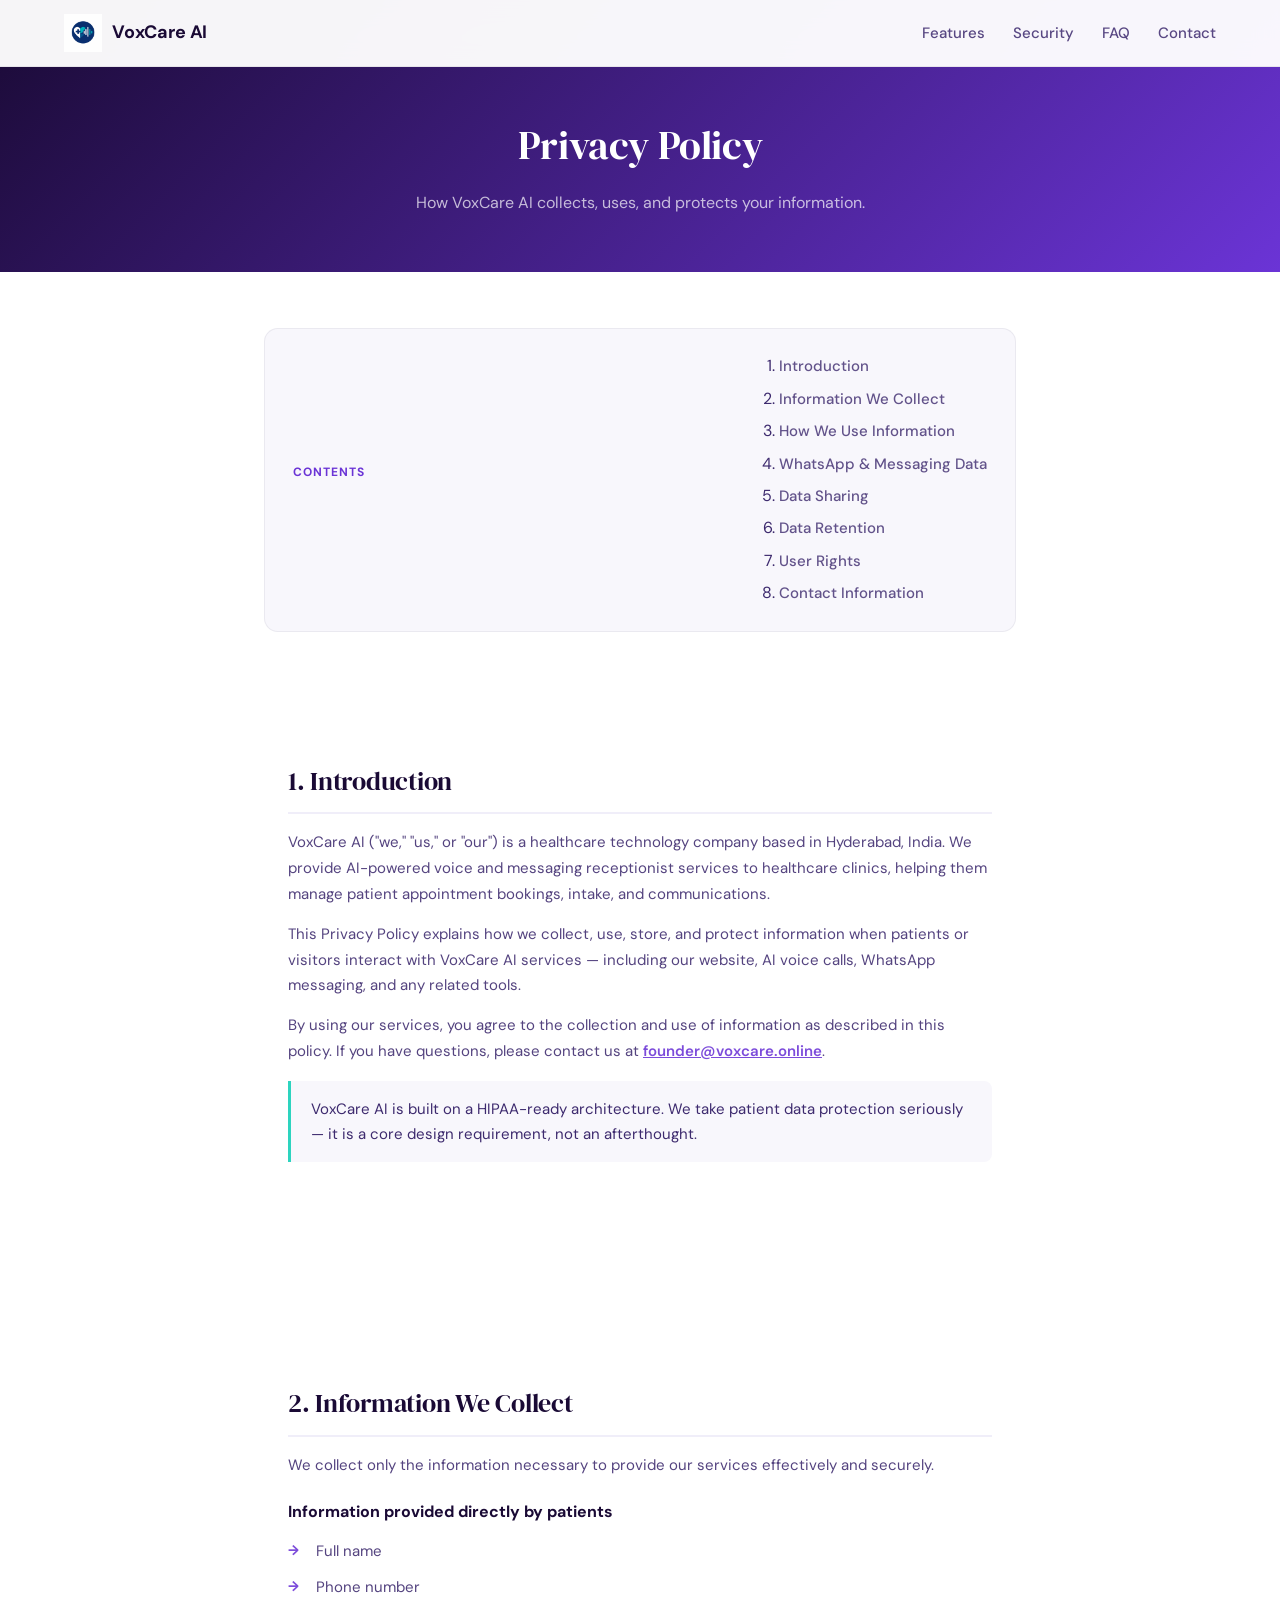
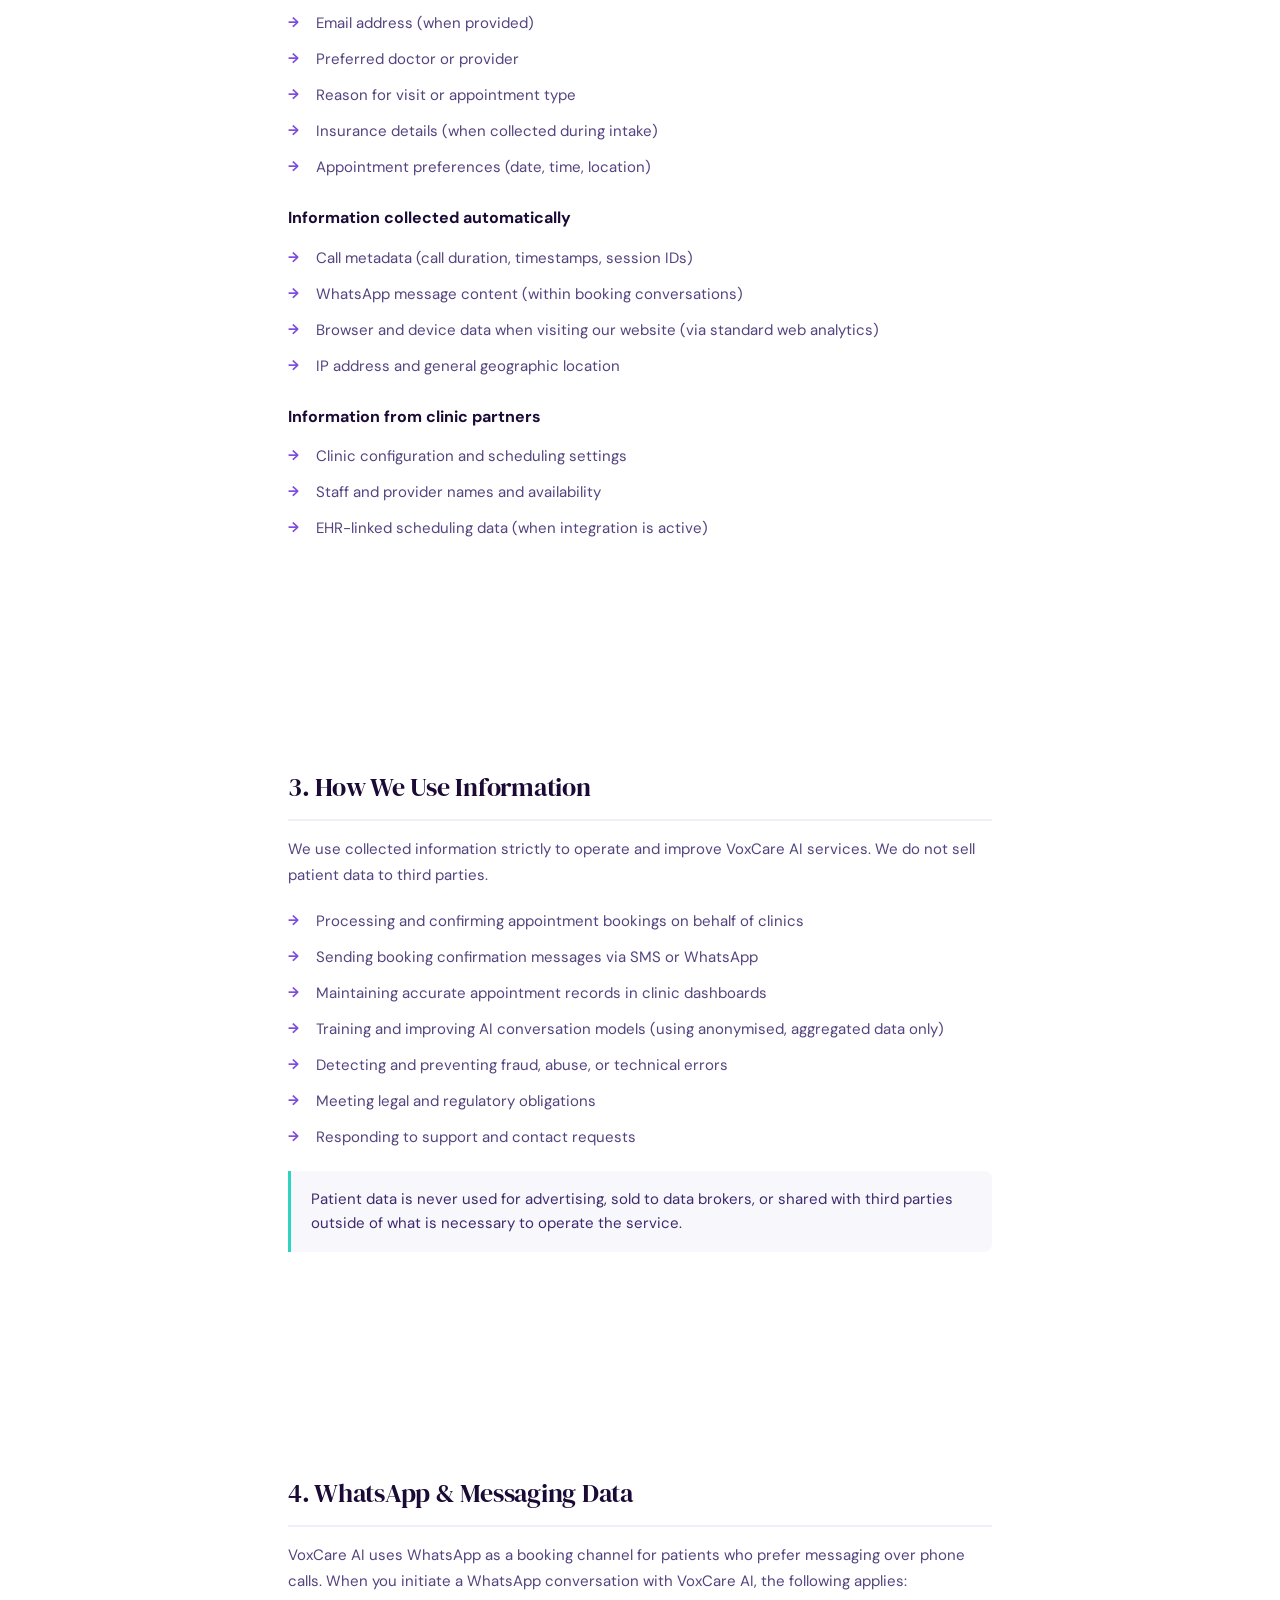
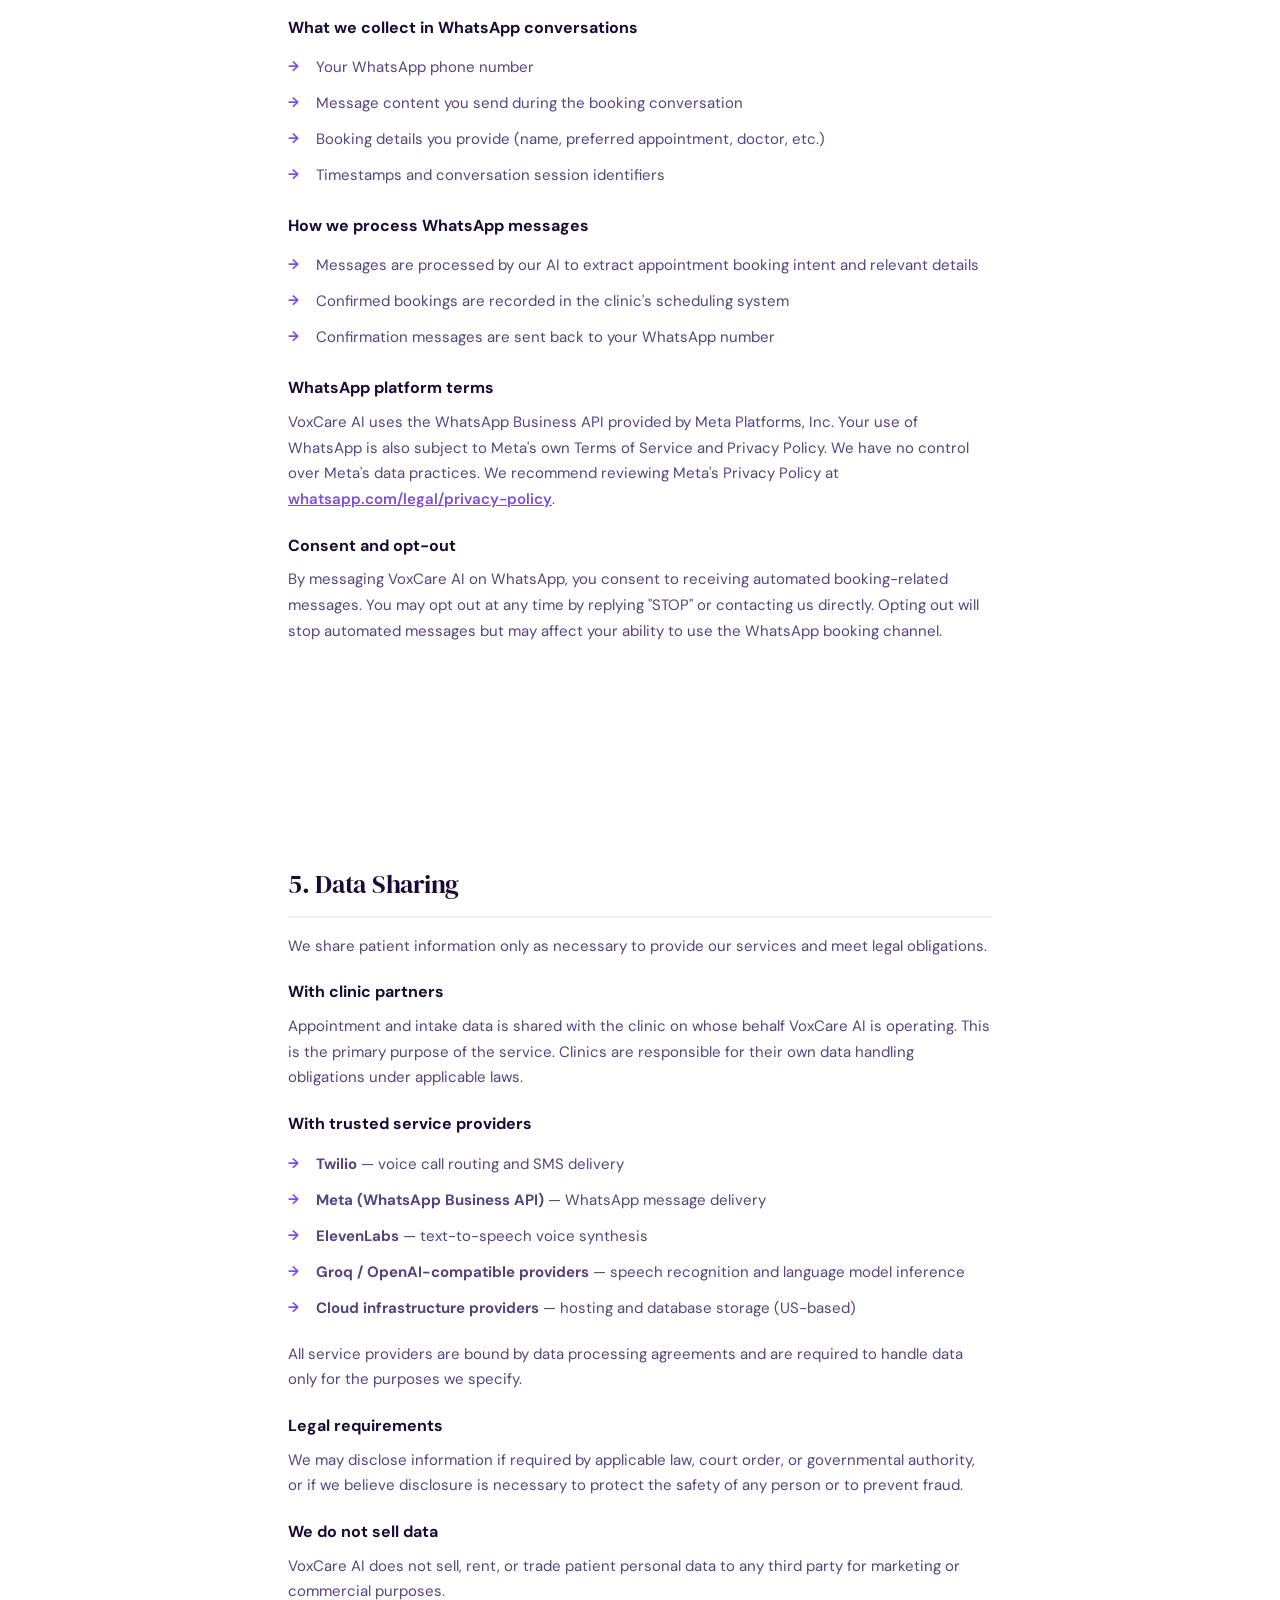
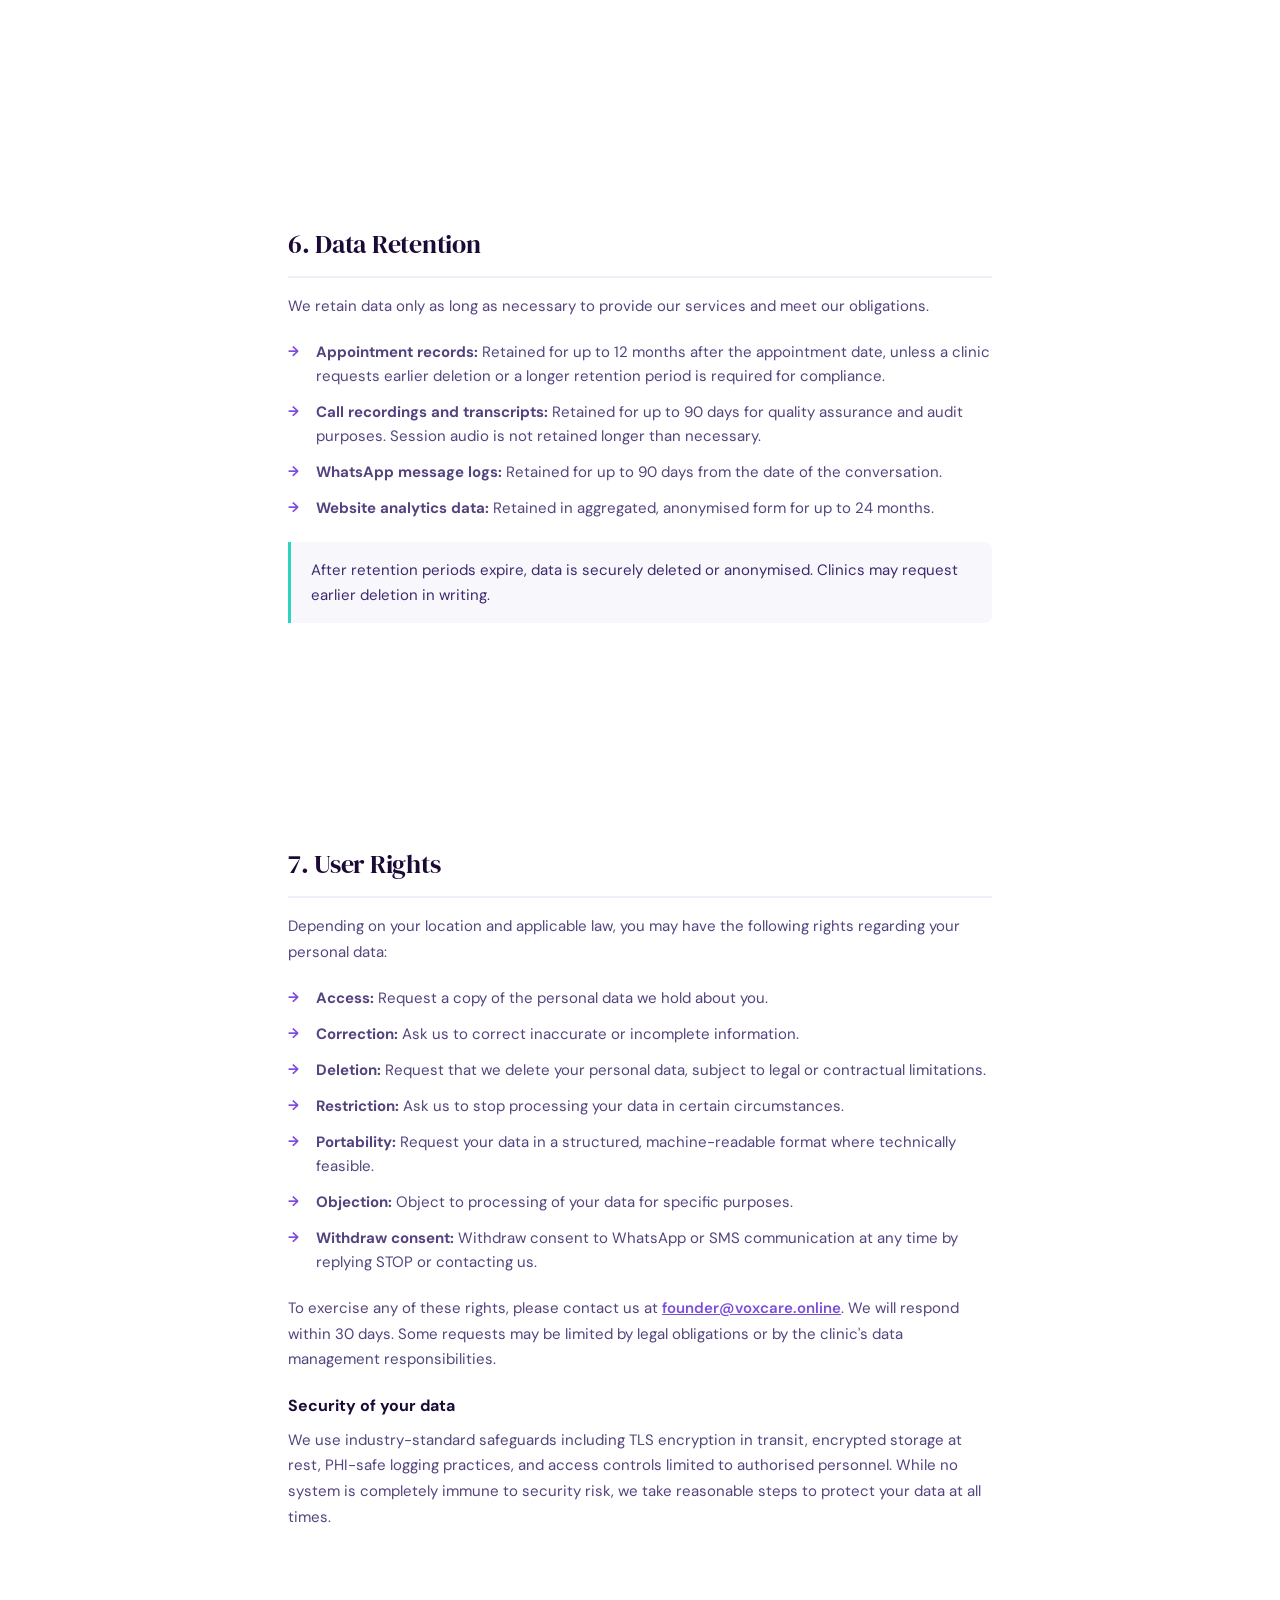
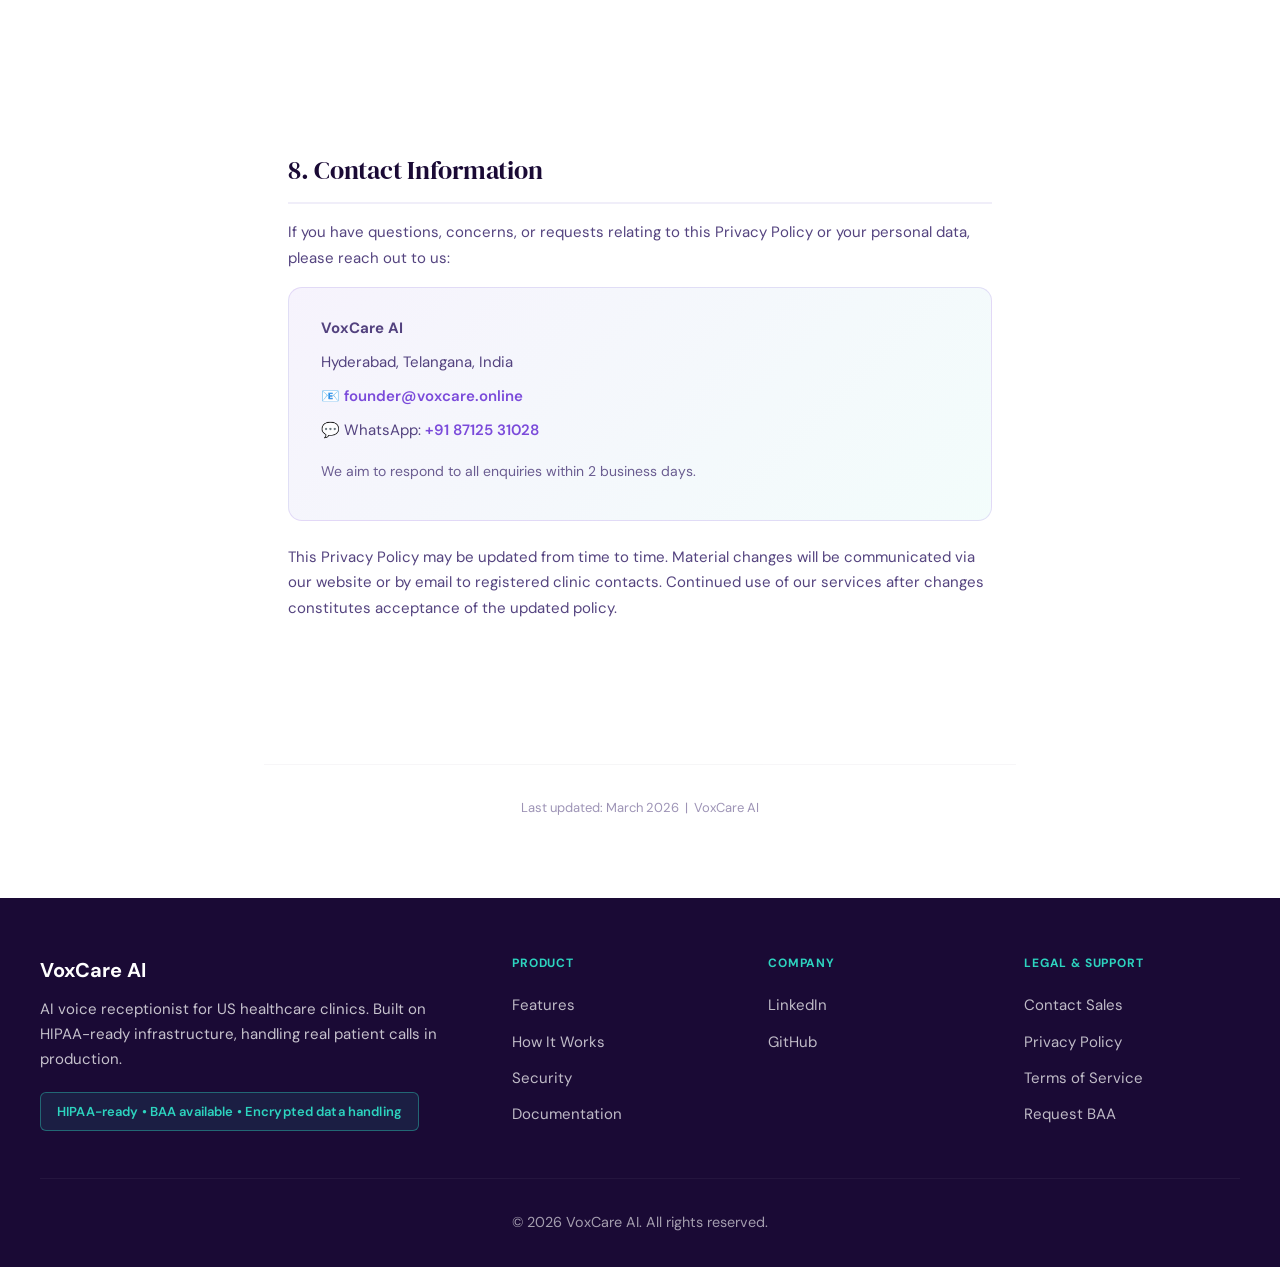
<file: privacy.html>
<!DOCTYPE html>
<html lang="en">
<head>
  <meta charset="UTF-8">
  <meta name="viewport" content="width=device-width, initial-scale=1.0">
  <title>Privacy Policy | VoxCare AI</title>
  <meta name="description" content="VoxCare AI Privacy Policy — how we collect, use, and protect your data.">
  <meta name="robots" content="index, follow">
  <link rel="canonical" href="https://www.voxcare.online/privacy.html">

  <!-- Fonts -->
  <link rel="preconnect" href="https://fonts.googleapis.com">
  <link rel="preconnect" href="https://fonts.gstatic.com" crossorigin>
  <link href="https://fonts.googleapis.com/css2?family=DM+Sans:ital,opsz,wght@0,9..40,300;0,9..40,400;0,9..40,500;0,9..40,600;0,9..40,700;1,9..40,400&family=DM+Serif+Display:ital@0;1&display=swap" rel="stylesheet">

  <!-- Shared styles -->
  <link rel="stylesheet" href="./css/styles.css">

  <style>
    /* ── Privacy page layout additions ── */
    .privacy-hero {
      background: linear-gradient(135deg, var(--color-navy) 0%, var(--color-violet) 100%);
      padding: 7rem 1.5rem 3.5rem;
      text-align: center;
    }

    .privacy-hero h1 {
      font-family: var(--font-display);
      font-size: 2.5rem;
      font-weight: 400;
      color: #ffffff;
      margin-bottom: 0.75rem;
      letter-spacing: -0.01em;
    }

    .privacy-hero p {
      font-size: 1rem;
      color: rgba(255,255,255,0.7);
    }

    .privacy-body {
      max-width: 800px;
      margin: 0 auto;
      padding: 3.5rem 1.5rem 5rem;
    }

    .privacy-toc {
      background: var(--bg-muted);
      border-radius: var(--radius-card);
      padding: 1.5rem 1.75rem;
      margin-bottom: 3rem;
      border: 1px solid rgba(26,10,53,0.06);
    }

    .privacy-toc h2 {
      font-size: 0.75rem;
      font-weight: 700;
      text-transform: uppercase;
      letter-spacing: 0.08em;
      color: var(--color-violet);
      margin-bottom: 0.875rem;
    }

    .privacy-toc ol {
      list-style: decimal;
      padding-left: 1.25rem;
      display: flex;
      flex-direction: column;
      gap: 0.375rem;
    }

    .privacy-toc ol li a {
      color: var(--text-body);
      text-decoration: none;
      font-size: 0.9375rem;
      font-weight: 500;
      opacity: 0.8;
      transition: color 0.2s ease, opacity 0.2s ease;
    }

    .privacy-toc ol li a:hover {
      color: var(--color-violet);
      opacity: 1;
    }

    .privacy-section {
      margin-bottom: 2.75rem;
      scroll-margin-top: 6rem;
    }

    .privacy-section h2 {
      font-family: var(--font-display);
      font-size: 1.625rem;
      font-weight: 400;
      color: var(--color-navy);
      margin-bottom: 1rem;
      padding-bottom: 0.625rem;
      border-bottom: 2px solid var(--bg-muted-2);
      letter-spacing: -0.01em;
    }

    .privacy-section h3 {
      font-size: 1rem;
      font-weight: 700;
      color: var(--color-navy);
      margin-top: 1.25rem;
      margin-bottom: 0.5rem;
    }

    .privacy-section p {
      font-size: 0.9375rem;
      line-height: 1.72;
      color: var(--text-body);
      opacity: 0.88;
      margin-bottom: 0.875rem;
    }

    .privacy-section ul {
      list-style: none;
      padding: 0;
      margin: 0.5rem 0 1rem;
    }

    .privacy-section ul li {
      padding: 0.375rem 0 0.375rem 1.75rem;
      position: relative;
      font-size: 0.9375rem;
      line-height: 1.6;
      color: var(--text-body);
      opacity: 0.88;
    }

    .privacy-section ul li::before {
      content: '→';
      position: absolute;
      left: 0;
      color: var(--color-violet);
      font-weight: 700;
      font-size: 0.875rem;
    }

    .privacy-highlight {
      background: var(--bg-muted);
      border-left: 3px solid var(--color-teal);
      border-radius: 0 8px 8px 0;
      padding: 1rem 1.25rem;
      margin: 1rem 0;
      font-size: 0.9375rem;
      line-height: 1.65;
      color: var(--text-body);
    }

    .privacy-contact-card {
      background: linear-gradient(135deg, rgba(107,52,214,0.06) 0%, rgba(45,212,191,0.06) 100%);
      border: 1px solid rgba(107,52,214,0.14);
      border-radius: var(--radius-card);
      padding: 1.75rem 2rem;
      margin-top: 1rem;
    }

    .privacy-contact-card p {
      margin-bottom: 0.5rem;
    }

    .privacy-contact-card a {
      color: var(--color-violet);
      font-weight: 600;
      text-decoration: none;
    }

    .privacy-contact-card a:hover {
      text-decoration: underline;
    }

    .privacy-updated {
      font-size: 0.8125rem;
      color: var(--text-body);
      opacity: 0.5;
      text-align: center;
      margin-top: 3rem;
      padding-top: 2rem;
      border-top: 1px solid rgba(26,10,53,0.07);
    }

    @media (max-width: 768px) {
      .privacy-hero { padding: 6rem 1rem 2.5rem; }
      .privacy-hero h1 { font-size: 1.875rem; }
      .privacy-body { padding: 2.5rem 1rem 4rem; }
      .privacy-section h2 { font-size: 1.375rem; }
    }
  </style>
</head>
<body>

  <!-- ==================== HEADER ==================== -->
  <header>
    <nav aria-label="Main navigation">
      <a href="/" class="nav-brand">
        <img src="./assets/logo-circle.png" alt="VoxCare AI Logo">
        <span>VoxCare AI</span>
      </a>
      <ul class="nav-links" role="menubar">
        <li role="none"><a href="/#features" role="menuitem">Features</a></li>
        <li role="none"><a href="/#security" role="menuitem">Security</a></li>
        <li role="none"><a href="/#faq" role="menuitem">FAQ</a></li>
        <li role="none"><a href="mailto:founder@voxcare.online" role="menuitem">Contact</a></li>
      </ul>
      <button class="nav-toggle" aria-label="Toggle navigation menu" aria-expanded="false">
        <span></span><span></span><span></span>
      </button>
    </nav>
  </header>

  <!-- ==================== HERO ==================== -->
  <section class="privacy-hero" aria-label="Privacy Policy header">
    <h1>Privacy Policy</h1>
    <p>How VoxCare AI collects, uses, and protects your information.</p>
  </section>

  <!-- ==================== BODY ==================== -->
  <main id="main-content">
    <div class="privacy-body">

      <!-- Table of Contents -->
      <nav class="privacy-toc" aria-label="Contents">
        <h2>Contents</h2>
        <ol>
          <li><a href="#introduction">Introduction</a></li>
          <li><a href="#information-we-collect">Information We Collect</a></li>
          <li><a href="#how-we-use-information">How We Use Information</a></li>
          <li><a href="#whatsapp-messaging">WhatsApp &amp; Messaging Data</a></li>
          <li><a href="#data-sharing">Data Sharing</a></li>
          <li><a href="#data-retention">Data Retention</a></li>
          <li><a href="#user-rights">User Rights</a></li>
          <li><a href="#contact">Contact Information</a></li>
        </ol>
      </nav>

      <!-- 1. Introduction -->
      <section id="introduction" class="privacy-section">
        <h2>1. Introduction</h2>
        <p>VoxCare AI ("we," "us," or "our") is a healthcare technology company based in Hyderabad, India. We provide AI-powered voice and messaging receptionist services to healthcare clinics, helping them manage patient appointment bookings, intake, and communications.</p>
        <p>This Privacy Policy explains how we collect, use, store, and protect information when patients or visitors interact with VoxCare AI services — including our website, AI voice calls, WhatsApp messaging, and any related tools.</p>
        <p>By using our services, you agree to the collection and use of information as described in this policy. If you have questions, please contact us at <a href="mailto:founder@voxcare.online" style="color: var(--color-violet); font-weight: 600;">founder@voxcare.online</a>.</p>
        <div class="privacy-highlight">
          VoxCare AI is built on a HIPAA-ready architecture. We take patient data protection seriously — it is a core design requirement, not an afterthought.
        </div>
      </section>

      <!-- 2. Information We Collect -->
      <section id="information-we-collect" class="privacy-section">
        <h2>2. Information We Collect</h2>
        <p>We collect only the information necessary to provide our services effectively and securely.</p>

        <h3>Information provided directly by patients</h3>
        <ul>
          <li>Full name</li>
          <li>Phone number</li>
          <li>Email address (when provided)</li>
          <li>Preferred doctor or provider</li>
          <li>Reason for visit or appointment type</li>
          <li>Insurance details (when collected during intake)</li>
          <li>Appointment preferences (date, time, location)</li>
        </ul>

        <h3>Information collected automatically</h3>
        <ul>
          <li>Call metadata (call duration, timestamps, session IDs)</li>
          <li>WhatsApp message content (within booking conversations)</li>
          <li>Browser and device data when visiting our website (via standard web analytics)</li>
          <li>IP address and general geographic location</li>
        </ul>

        <h3>Information from clinic partners</h3>
        <ul>
          <li>Clinic configuration and scheduling settings</li>
          <li>Staff and provider names and availability</li>
          <li>EHR-linked scheduling data (when integration is active)</li>
        </ul>
      </section>

      <!-- 3. How We Use Information -->
      <section id="how-we-use-information" class="privacy-section">
        <h2>3. How We Use Information</h2>
        <p>We use collected information strictly to operate and improve VoxCare AI services. We do not sell patient data to third parties.</p>

        <ul>
          <li>Processing and confirming appointment bookings on behalf of clinics</li>
          <li>Sending booking confirmation messages via SMS or WhatsApp</li>
          <li>Maintaining accurate appointment records in clinic dashboards</li>
          <li>Training and improving AI conversation models (using anonymised, aggregated data only)</li>
          <li>Detecting and preventing fraud, abuse, or technical errors</li>
          <li>Meeting legal and regulatory obligations</li>
          <li>Responding to support and contact requests</li>
        </ul>

        <div class="privacy-highlight">
          Patient data is never used for advertising, sold to data brokers, or shared with third parties outside of what is necessary to operate the service.
        </div>
      </section>

      <!-- 4. WhatsApp & Messaging Data -->
      <section id="whatsapp-messaging" class="privacy-section">
        <h2>4. WhatsApp &amp; Messaging Data</h2>
        <p>VoxCare AI uses WhatsApp as a booking channel for patients who prefer messaging over phone calls. When you initiate a WhatsApp conversation with VoxCare AI, the following applies:</p>

        <h3>What we collect in WhatsApp conversations</h3>
        <ul>
          <li>Your WhatsApp phone number</li>
          <li>Message content you send during the booking conversation</li>
          <li>Booking details you provide (name, preferred appointment, doctor, etc.)</li>
          <li>Timestamps and conversation session identifiers</li>
        </ul>

        <h3>How we process WhatsApp messages</h3>
        <ul>
          <li>Messages are processed by our AI to extract appointment booking intent and relevant details</li>
          <li>Confirmed bookings are recorded in the clinic's scheduling system</li>
          <li>Confirmation messages are sent back to your WhatsApp number</li>
        </ul>

        <h3>WhatsApp platform terms</h3>
        <p>VoxCare AI uses the WhatsApp Business API provided by Meta Platforms, Inc. Your use of WhatsApp is also subject to Meta's own Terms of Service and Privacy Policy. We have no control over Meta's data practices. We recommend reviewing Meta's Privacy Policy at <a href="https://www.whatsapp.com/legal/privacy-policy" target="_blank" rel="noopener noreferrer" style="color: var(--color-violet); font-weight: 600;">whatsapp.com/legal/privacy-policy</a>.</p>

        <h3>Consent and opt-out</h3>
        <p>By messaging VoxCare AI on WhatsApp, you consent to receiving automated booking-related messages. You may opt out at any time by replying "STOP" or contacting us directly. Opting out will stop automated messages but may affect your ability to use the WhatsApp booking channel.</p>
      </section>

      <!-- 5. Data Sharing -->
      <section id="data-sharing" class="privacy-section">
        <h2>5. Data Sharing</h2>
        <p>We share patient information only as necessary to provide our services and meet legal obligations.</p>

        <h3>With clinic partners</h3>
        <p>Appointment and intake data is shared with the clinic on whose behalf VoxCare AI is operating. This is the primary purpose of the service. Clinics are responsible for their own data handling obligations under applicable laws.</p>

        <h3>With trusted service providers</h3>
        <ul>
          <li><strong>Twilio</strong> — voice call routing and SMS delivery</li>
          <li><strong>Meta (WhatsApp Business API)</strong> — WhatsApp message delivery</li>
          <li><strong>ElevenLabs</strong> — text-to-speech voice synthesis</li>
          <li><strong>Groq / OpenAI-compatible providers</strong> — speech recognition and language model inference</li>
          <li><strong>Cloud infrastructure providers</strong> — hosting and database storage (US-based)</li>
        </ul>
        <p>All service providers are bound by data processing agreements and are required to handle data only for the purposes we specify.</p>

        <h3>Legal requirements</h3>
        <p>We may disclose information if required by applicable law, court order, or governmental authority, or if we believe disclosure is necessary to protect the safety of any person or to prevent fraud.</p>

        <h3>We do not sell data</h3>
        <p>VoxCare AI does not sell, rent, or trade patient personal data to any third party for marketing or commercial purposes.</p>
      </section>

      <!-- 6. Data Retention -->
      <section id="data-retention" class="privacy-section">
        <h2>6. Data Retention</h2>
        <p>We retain data only as long as necessary to provide our services and meet our obligations.</p>

        <ul>
          <li><strong>Appointment records:</strong> Retained for up to 12 months after the appointment date, unless a clinic requests earlier deletion or a longer retention period is required for compliance.</li>
          <li><strong>Call recordings and transcripts:</strong> Retained for up to 90 days for quality assurance and audit purposes. Session audio is not retained longer than necessary.</li>
          <li><strong>WhatsApp message logs:</strong> Retained for up to 90 days from the date of the conversation.</li>
          <li><strong>Website analytics data:</strong> Retained in aggregated, anonymised form for up to 24 months.</li>
        </ul>

        <div class="privacy-highlight">
          After retention periods expire, data is securely deleted or anonymised. Clinics may request earlier deletion in writing.
        </div>
      </section>

      <!-- 7. User Rights -->
      <section id="user-rights" class="privacy-section">
        <h2>7. User Rights</h2>
        <p>Depending on your location and applicable law, you may have the following rights regarding your personal data:</p>

        <ul>
          <li><strong>Access:</strong> Request a copy of the personal data we hold about you.</li>
          <li><strong>Correction:</strong> Ask us to correct inaccurate or incomplete information.</li>
          <li><strong>Deletion:</strong> Request that we delete your personal data, subject to legal or contractual limitations.</li>
          <li><strong>Restriction:</strong> Ask us to stop processing your data in certain circumstances.</li>
          <li><strong>Portability:</strong> Request your data in a structured, machine-readable format where technically feasible.</li>
          <li><strong>Objection:</strong> Object to processing of your data for specific purposes.</li>
          <li><strong>Withdraw consent:</strong> Withdraw consent to WhatsApp or SMS communication at any time by replying STOP or contacting us.</li>
        </ul>

        <p>To exercise any of these rights, please contact us at <a href="mailto:founder@voxcare.online" style="color: var(--color-violet); font-weight: 600;">founder@voxcare.online</a>. We will respond within 30 days. Some requests may be limited by legal obligations or by the clinic's data management responsibilities.</p>

        <h3>Security of your data</h3>
        <p>We use industry-standard safeguards including TLS encryption in transit, encrypted storage at rest, PHI-safe logging practices, and access controls limited to authorised personnel. While no system is completely immune to security risk, we take reasonable steps to protect your data at all times.</p>
      </section>

      <!-- 8. Contact Information -->
      <section id="contact" class="privacy-section">
        <h2>8. Contact Information</h2>
        <p>If you have questions, concerns, or requests relating to this Privacy Policy or your personal data, please reach out to us:</p>

        <div class="privacy-contact-card">
          <p><strong>VoxCare AI</strong></p>
          <p>Hyderabad, Telangana, India</p>
          <p>📧 <a href="mailto:founder@voxcare.online">founder@voxcare.online</a></p>
          <p>💬 WhatsApp: <a href="https://wa.me/918712531028?text=Hi%2C%20I%20have%20a%20privacy%20question" target="_blank" rel="noopener noreferrer">+91 87125 31028</a></p>
          <p style="margin-top: 1rem; font-size: 0.875rem; opacity: 0.75; color: var(--text-body);">We aim to respond to all enquiries within 2 business days.</p>
        </div>

        <p style="margin-top: 1.5rem;">This Privacy Policy may be updated from time to time. Material changes will be communicated via our website or by email to registered clinic contacts. Continued use of our services after changes constitutes acceptance of the updated policy.</p>
      </section>

      <p class="privacy-updated">Last updated: March 2026 &nbsp;|&nbsp; VoxCare AI</p>

    </div>
  </main>

  <!-- ==================== FOOTER ==================== -->
  <footer>
    <div class="footer-container">
      <div class="footer-grid">
        <div class="footer-brand">
          <h3>VoxCare AI</h3>
          <p>AI voice receptionist for US healthcare clinics. Built on HIPAA-ready infrastructure, handling real patient calls in production.</p>
          <div class="security-badge">HIPAA-ready • BAA available • Encrypted data handling</div>
        </div>
        <div class="footer-section">
          <h4>Product</h4>
          <ul class="footer-links">
            <li><a href="/#features">Features</a></li>
            <li><a href="/#how-it-works">How It Works</a></li>
            <li><a href="/#security">Security</a></li>
            <li><a href="/docs">Documentation</a></li>
          </ul>
        </div>
        <div class="footer-section">
          <h4>Company</h4>
          <ul class="footer-links">
            <li><a href="https://www.linkedin.com/company/voxcare-ai/" target="_blank" rel="noopener noreferrer">LinkedIn</a></li>
            <li><a href="https://github.com/voxcare-ai" target="_blank" rel="noopener noreferrer">GitHub</a></li>
          </ul>
        </div>
        <div class="footer-section">
          <h4>Legal &amp; Support</h4>
          <ul class="footer-links">
            <li><a href="mailto:founder@voxcare.online">Contact Sales</a></li>
            <li><a href="/privacy.html" aria-current="page">Privacy Policy</a></li>
            <li><a href="/terms">Terms of Service</a></li>
            <li><a href="/baa">Request BAA</a></li>
          </ul>
        </div>
      </div>
      <div class="footer-bottom">
        <p>&copy; 2026 VoxCare AI. All rights reserved.</p>
      </div>
    </div>
  </footer>

  <script src="./js/main.js"></script>
</body>
</html>
</file>
<file: css/styles.css>
/* ==================== CSS Variables ==================== */
:root {
  --color-navy: #1a0a35;
  --color-navy-mid: #2b0d52;
  --color-violet: #6b34d6;
  --color-violet-light: #8b5cf6;
  --color-teal: #2dd4bf;
  --color-teal-muted: #6ad3c9;
  --bg-muted: #f8f7fc;
  --bg-muted-2: #f0eef9;
  --white: #ffffff;
  --text-body: #3d2a6e;
  --font-display: 'DM Serif Display', Georgia, serif;
  --font-family: 'DM Sans', -apple-system, BlinkMacSystemFont, 'Segoe UI', sans-serif;
  --transition-speed: 0.25s;
  --radius-card: 14px;
  --shadow-card: 0 2px 16px rgba(26, 10, 53, 0.09);
  --shadow-card-hover: 0 8px 32px rgba(26, 10, 53, 0.16);
}

/* ==================== Reset & Base ==================== */
* {
  margin: 0;
  padding: 0;
  box-sizing: border-box;
}

html {
  scroll-behavior: smooth;
}

body {
  font-family: var(--font-family);
  font-size: 16px;
  line-height: 1.65;
  color: var(--text-body);
  background: var(--white);
  -webkit-font-smoothing: antialiased;
  -moz-osx-font-smoothing: grayscale;
}

/* ==================== Skip Link ==================== */
.skip-link {
  position: absolute;
  top: -40px;
  left: 0;
  background: var(--color-navy);
  color: var(--white);
  padding: 8px 16px;
  text-decoration: none;
  font-weight: 600;
  z-index: 10000;
  border-radius: 0 0 6px 0;
}

.skip-link:focus {
  top: 0;
}

/* Header scrolled state — enhanced shadow when page is scrolled */
header.scrolled {
  box-shadow: 0 2px 24px rgba(26, 10, 53, 0.09);
}

/* ==================== Header & Navigation ==================== */
header {
  position: fixed;
  top: 0;
  left: 0;
  right: 0;
  background: rgba(255, 255, 255, 0.96);
  backdrop-filter: blur(12px);
  z-index: 1000;
  border-bottom: 1px solid rgba(26, 10, 53, 0.07);
}

nav {
  max-width: 1200px;
  margin: 0 auto;
  padding: 0.875rem 1.5rem;
  display: flex;
  justify-content: space-between;
  align-items: center;
}

.nav-brand {
  display: flex;
  align-items: center;
  gap: 0.625rem;
  text-decoration: none;
  color: var(--color-navy);
  font-weight: 700;
  font-size: 1.125rem;
  letter-spacing: -0.01em;
}

.nav-brand img {
  width: 38px;
  height: 38px;
  object-fit: contain;
}

.nav-links {
  display: flex;
  gap: 1.75rem;
  list-style: none;
  align-items: center;
}

.nav-links a {
  text-decoration: none;
  color: var(--text-body);
  font-weight: 500;
  font-size: 0.9375rem;
  transition: color var(--transition-speed);
  opacity: 0.85;
}

.nav-links a:hover,
.nav-links a:focus {
  color: var(--color-violet);
  opacity: 1;
}

.nav-toggle {
  display: none;
  background: none;
  border: none;
  cursor: pointer;
  padding: 0.5rem;
  z-index: 1001;
}

.nav-toggle span {
  display: block;
  width: 24px;
  height: 2px;
  background: var(--color-navy);
  margin: 5px 0;
  transition: 0.3s;
  border-radius: 2px;
}

@media (max-width: 768px) {
  nav { padding: 0.75rem 1rem; }
  .nav-brand { font-size: 1rem; }
  .nav-brand img { width: 34px; height: 34px; }
  .nav-toggle { display: block; }
  
  .nav-links {
    position: fixed;
    top: 0;
    right: -100%;
    height: 100vh;
    width: 70%;
    max-width: 300px;
    background: var(--white);
    flex-direction: column;
    padding: 5rem 2rem 2rem;
    box-shadow: -4px 0 24px rgba(26, 10, 53, 0.1);
    transition: right 0.3s ease;
    align-items: flex-start;
  }
  
  .nav-links.active { right: 0; }
  
  .nav-toggle.active span:nth-child(1) { transform: rotate(-45deg) translate(-4px, 5px); }
  .nav-toggle.active span:nth-child(2) { opacity: 0; }
  .nav-toggle.active span:nth-child(3) { transform: rotate(45deg) translate(-4px, -5px); }
}

/* ==================== Hero Section ==================== */
.hero {
  position: relative;
  min-height: 100vh;
  display: flex;
  align-items: center;
  background:
    linear-gradient(140deg, rgba(26, 10, 53, 0.91) 0%, rgba(107, 52, 214, 0.88) 100%),
    url('../assets/pattern-hero.png') center center;
  background-size: cover;
  background-attachment: fixed;
  overflow: hidden;
  padding-top: 72px;
}

.hero::before {
  content: '';
  position: absolute;
  inset: 0;
  background:
    radial-gradient(ellipse at 15% 55%, rgba(45, 212, 191, 0.12) 0%, transparent 55%),
    radial-gradient(ellipse at 85% 30%, rgba(139, 92, 246, 0.18) 0%, transparent 55%);
  animation: wave-flow 60s ease-in-out infinite;
  pointer-events: none;
  z-index: 1;
}

@keyframes wave-flow {
  0%, 100% { transform: translate(0, 0) scale(1); opacity: 0.7; }
  33% { transform: translate(-4%, 3%) scale(1.06); opacity: 0.9; }
  66% { transform: translate(4%, -2%) scale(0.94); opacity: 0.8; }
}

@media (prefers-reduced-motion: reduce) {
  .hero::before { animation: none; opacity: 0.4; }
}

.hero-container {
  position: relative;
  z-index: 2;
  max-width: 1200px;
  margin: 0 auto;
  padding: 2.5rem 1.5rem;
  display: grid;
  grid-template-columns: 1fr;
  gap: 2.5rem;
  align-items: center;
}

@media (min-width: 900px) {
  .hero-container { grid-template-columns: 55fr 45fr; }
}

.hero-content {
  background: rgba(255, 255, 255, 0.97);
  backdrop-filter: blur(24px);
  border-radius: 20px;
  padding: 2.75rem;
  box-shadow: 0 24px 64px rgba(26, 10, 53, 0.25);
}

.hero-logo {
  width: 56px;
  height: 56px;
  margin-bottom: 1.25rem;
}

.hero-eyebrow {
  font-size: 0.8125rem;
  font-weight: 600;
  letter-spacing: 0.08em;
  text-transform: uppercase;
  color: var(--color-violet);
  margin-bottom: 1rem;
}

.hero h1 {
  font-family: var(--font-display);
  font-size: 2.625rem;
  font-weight: 400;
  line-height: 1.15;
  color: var(--color-navy);
  margin-bottom: 1rem;
  letter-spacing: -0.01em;
}

.hero-subtitle {
  font-size: 1.0625rem;
  line-height: 1.65;
  color: var(--text-body);
  opacity: 0.9;
  margin-bottom: 1.5rem;
  font-weight: 400;
}

/* Proof Strip */
.hero-proof-strip {
  display: flex;
  flex-wrap: wrap;
  gap: 1rem;
  margin-bottom: 1.5rem;
  padding: 1rem 1.25rem;
  background: var(--bg-muted);
  border-radius: 10px;
  border-left: 3px solid var(--color-teal);
}

.proof-item {
  display: flex;
  align-items: center;
  gap: 0.5rem;
  font-size: 0.875rem;
  font-weight: 500;
  color: var(--color-navy);
}

.proof-dot {
  width: 7px;
  height: 7px;
  border-radius: 50%;
  background: var(--color-teal);
  flex-shrink: 0;
}

.hero-bullets {
  list-style: none;
  margin-bottom: 2rem;
}

.hero-bullets li {
  padding: 0.625rem 0;
  padding-left: 2rem;
  position: relative;
  font-weight: 500;
  font-size: 0.9375rem;
  color: var(--color-navy);
  border-bottom: 1px solid rgba(26, 10, 53, 0.06);
}

.hero-bullets li:last-child { border-bottom: none; }

.hero-bullets li::before {
  content: '✓';
  position: absolute;
  left: 0;
  color: var(--color-teal);
  font-weight: 700;
  font-size: 1rem;
}

.hero-ctas {
  display: flex;
  gap: 0.875rem;
  flex-wrap: wrap;
  margin-bottom: 1.25rem;
}

.hero-for-whom {
  font-size: 0.875rem;
  color: var(--text-body);
  opacity: 0.65;
  font-style: italic;
}

/* Buttons */
.btn {
  display: inline-block;
  padding: 0.8125rem 1.625rem;
  border-radius: 8px;
  text-decoration: none;
  font-weight: 600;
  font-family: var(--font-family);
  font-size: 0.9375rem;
  transition: all var(--transition-speed);
  border: 2px solid transparent;
  cursor: pointer;
  text-align: center;
  letter-spacing: 0.01em;
}

.btn-lg {
  padding: 1rem 2rem;
  font-size: 1rem;
}

.btn-primary {
  background: var(--color-violet);
  color: var(--white);
  border-color: var(--color-violet);
}

.btn-primary:hover,
.btn-primary:focus {
  background: var(--color-navy);
  border-color: var(--color-navy);
  transform: translateY(-2px);
  box-shadow: 0 8px 24px rgba(26, 10, 53, 0.22);
}

.btn-secondary {
  background: transparent;
  color: var(--color-navy);
  border-color: rgba(26, 10, 53, 0.3);
}

.btn-secondary:hover,
.btn-secondary:focus {
  background: var(--color-navy);
  color: var(--white);
  border-color: var(--color-navy);
  transform: translateY(-2px);
}

.btn-outline-light {
  background: transparent;
  color: var(--white);
  border-color: rgba(255, 255, 255, 0.5);
}

.btn-outline-light:hover,
.btn-outline-light:focus {
  background: rgba(255, 255, 255, 0.12);
  border-color: rgba(255, 255, 255, 0.8);
  transform: translateY(-2px);
}

/* Hero Visual */
.hero-visual {
  display: flex;
  align-items: center;
  justify-content: center;
  padding: 1rem;
}

.video-container {
  position: relative;
  width: 100%;
  max-width: 520px;
  background: rgba(255, 255, 255, 0.97);
  border-radius: 18px;
  padding: 1.25rem;
  box-shadow: 0 32px 80px rgba(26, 10, 53, 0.4);
}

.video-container iframe {
  width: 100%;
  aspect-ratio: 16 / 9;
  border-radius: 10px;
  display: block;
}

.video-caption {
  margin-top: 0.875rem;
  font-size: 0.8125rem;
  color: var(--text-body);
  opacity: 0.65;
  text-align: center;
  font-style: italic;
}

/* ==================== Main & Sections ==================== */
main { margin-top: 0; }

section { padding: 5rem 1.5rem; }

.section-header {
  text-align: center;
  max-width: 760px;
  margin: 0 auto 3rem;
}

.section-header h2 {
  font-family: var(--font-display);
  font-size: 2.25rem;
  font-weight: 400;
  margin-bottom: 0.875rem;
  color: var(--color-navy);
  letter-spacing: -0.01em;
  line-height: 1.2;
}

.section-header p {
  font-size: 1.0625rem;
  color: var(--text-body);
  opacity: 0.75;
  line-height: 1.6;
}

.container {
  max-width: 1200px;
  margin: 0 auto;
}

/* ==================== Compliance Banner ==================== */
.compliance-banner {
  background: linear-gradient(130deg, var(--color-navy) 0%, var(--color-violet) 100%);
  padding: 1.625rem 1.5rem;
}

.compliance-content {
  display: flex;
  align-items: center;
  justify-content: center;
  gap: 1.25rem;
  flex-wrap: wrap;
  text-align: center;
}

.compliance-icon {
  font-size: 1.75rem;
  color: var(--color-teal);
}

.compliance-text {
  color: rgba(255, 255, 255, 0.92);
  font-size: 1rem;
  font-weight: 400;
  line-height: 1.5;
}

.compliance-text strong {
  color: var(--color-teal);
  font-weight: 700;
}

/* ==================== Features ==================== */
.features {
  background: var(--bg-muted);
}

.features-grid {
  display: grid;
  grid-template-columns: 1fr;
  gap: 1.75rem;
}

@media (min-width: 768px) {
  .features-grid { grid-template-columns: repeat(3, 1fr); }
}

.feature-card {
  background: var(--white);
  padding: 2rem;
  border-radius: var(--radius-card);
  box-shadow: var(--shadow-card);
  transition: transform var(--transition-speed), box-shadow var(--transition-speed);
  border: 1px solid rgba(26, 10, 53, 0.05);
}

.feature-card:hover {
  transform: translateY(-4px);
  box-shadow: var(--shadow-card-hover);
}

.feature-icon {
  width: 56px;
  height: 56px;
  background: linear-gradient(135deg, var(--color-violet) 0%, var(--color-teal-muted) 100%);
  border-radius: 12px;
  display: flex;
  align-items: center;
  justify-content: center;
  font-size: 1.625rem;
  margin-bottom: 1.375rem;
}

.feature-card h3 {
  font-size: 1.125rem;
  font-weight: 700;
  margin-bottom: 0.875rem;
  color: var(--color-navy);
  line-height: 1.3;
}

.feature-card p {
  color: var(--text-body);
  opacity: 0.8;
  line-height: 1.65;
  font-size: 0.9375rem;
}

/* ==================== Performance Section (NEW) ==================== */
.performance-section {
  background: var(--color-navy);
  padding: 5rem 1.5rem;
}

.performance-section .section-header h2 {
  color: var(--white);
}

.performance-section .section-header p {
  color: rgba(255, 255, 255, 0.65);
}

.perf-grid {
  display: grid;
  grid-template-columns: 1fr;
  gap: 1.5rem;
}

@media (min-width: 640px) {
  .perf-grid { grid-template-columns: repeat(2, 1fr); }
}

@media (min-width: 1024px) {
  .perf-grid { grid-template-columns: repeat(4, 1fr); }
}

.perf-card {
  background: rgba(255, 255, 255, 0.06);
  border: 1px solid rgba(255, 255, 255, 0.1);
  border-radius: var(--radius-card);
  padding: 1.75rem;
  transition: background var(--transition-speed), border-color var(--transition-speed);
}

.perf-card:hover {
  background: rgba(255, 255, 255, 0.1);
  border-color: rgba(255, 255, 255, 0.2);
}

.perf-card--highlight {
  border-color: var(--color-teal);
  background: rgba(45, 212, 191, 0.08);
}

.perf-metric {
  font-family: var(--font-display);
  font-size: 2.5rem;
  color: var(--white);
  line-height: 1;
  margin-bottom: 0.5rem;
  letter-spacing: -0.02em;
}

.perf-card--highlight .perf-metric {
  color: var(--color-teal);
}

.perf-label {
  font-size: 0.875rem;
  font-weight: 600;
  color: rgba(255, 255, 255, 0.8);
  margin-bottom: 0.875rem;
  line-height: 1.3;
  text-transform: uppercase;
  letter-spacing: 0.04em;
  font-size: 0.75rem;
}

.perf-note {
  font-size: 0.875rem;
  color: rgba(255, 255, 255, 0.55);
  line-height: 1.55;
}

.perf-production-note {
  margin-top: 2.5rem;
  padding: 1.25rem 1.75rem;
  background: rgba(45, 212, 191, 0.08);
  border: 1px solid rgba(45, 212, 191, 0.25);
  border-radius: 10px;
  color: rgba(255, 255, 255, 0.8);
  font-size: 0.9375rem;
  display: flex;
  align-items: center;
  gap: 1rem;
  flex-wrap: wrap;
}

.prod-badge {
  background: rgba(45, 212, 191, 0.15);
  border: 1px solid var(--color-teal);
  color: var(--color-teal);
  font-size: 0.8125rem;
  font-weight: 700;
  padding: 0.3rem 0.875rem;
  border-radius: 100px;
  white-space: nowrap;
}

/* ==================== Trust / Proof Section ==================== */
.trust-section {
  background: var(--white);
}

.trust-grid {
  display: grid;
  grid-template-columns: 1fr;
  gap: 1.5rem;
  margin-top: 2.5rem;
}

@media (min-width: 640px) {
  .trust-grid { grid-template-columns: repeat(2, 1fr); }
}

@media (min-width: 1024px) {
  .trust-grid { grid-template-columns: repeat(4, 1fr); }
}

.trust-card {
  background: var(--bg-muted);
  padding: 1.75rem;
  border-radius: var(--radius-card);
  text-align: center;
  border: 2px solid transparent;
  transition: all var(--transition-speed);
}

.trust-card:hover {
  border-color: var(--color-violet);
  transform: translateY(-3px);
  box-shadow: var(--shadow-card-hover);
}

.trust-label {
  font-size: 0.75rem;
  text-transform: uppercase;
  letter-spacing: 0.06em;
  color: var(--color-violet);
  font-weight: 700;
  margin-bottom: 0.625rem;
}

.trust-value {
  font-family: var(--font-display);
  font-size: 2.25rem;
  color: var(--color-navy);
  margin-bottom: 0.375rem;
  letter-spacing: -0.02em;
  line-height: 1;
}

.trust-subtitle {
  font-size: 0.875rem;
  color: var(--text-body);
  opacity: 0.65;
  line-height: 1.4;
}

.founder-credibility {
  margin-top: 2.5rem;
  padding: 1.5rem 2rem;
  background: var(--bg-muted-2);
  border-radius: var(--radius-card);
  text-align: center;
  font-size: 0.9375rem;
  color: var(--text-body);
  line-height: 1.65;
}

/* ==================== Security Section (NEW) ==================== */
.security-section {
  background: var(--bg-muted);
}

.security-grid {
  display: grid;
  grid-template-columns: 1fr;
  gap: 1.5rem;
}

@media (min-width: 640px) {
  .security-grid { grid-template-columns: repeat(2, 1fr); }
}

.security-card {
  background: var(--white);
  padding: 1.75rem;
  border-radius: var(--radius-card);
  box-shadow: var(--shadow-card);
  border: 1px solid rgba(26, 10, 53, 0.05);
  transition: transform var(--transition-speed), box-shadow var(--transition-speed);
}

.security-card:hover {
  transform: translateY(-3px);
  box-shadow: var(--shadow-card-hover);
}

.security-icon {
  font-size: 1.75rem;
  margin-bottom: 1rem;
}

.security-card h3 {
  font-size: 1.0625rem;
  font-weight: 700;
  color: var(--color-navy);
  margin-bottom: 0.75rem;
}

.security-card p {
  font-size: 0.9375rem;
  color: var(--text-body);
  opacity: 0.8;
  line-height: 1.65;
}

.security-disclaimer {
  margin-top: 2.5rem;
  padding: 1.125rem 1.5rem;
  background: rgba(107, 52, 214, 0.06);
  border: 1px solid rgba(107, 52, 214, 0.15);
  border-radius: 8px;
  font-size: 0.875rem;
  color: var(--text-body);
  opacity: 0.75;
  text-align: center;
  line-height: 1.55;
  max-width: 760px;
  margin-left: auto;
  margin-right: auto;
}

/* ==================== How It Works — Flow Layout ==================== */
.how-it-works {
  background: var(--white);
}

.flow-grid {
  display: flex;
  flex-direction: column;
  gap: 1.25rem;
  margin-top: 1rem;
}

@media (min-width: 900px) {
  .flow-grid {
    display: grid;
    grid-template-columns: repeat(7, 1fr);
    align-items: start;
    gap: 0.5rem;
  }
}

.flow-step {
  display: flex;
  flex-direction: row;
  align-items: flex-start;
  gap: 1.25rem;
  background: var(--bg-muted);
  padding: 1.25rem;
  border-radius: var(--radius-card);
  border: 1px solid rgba(26, 10, 53, 0.06);
  transition: transform var(--transition-speed), box-shadow var(--transition-speed);
}

.flow-step:hover {
  transform: translateY(-2px);
  box-shadow: var(--shadow-card-hover);
}

@media (min-width: 900px) {
  .flow-step {
    flex-direction: column;
    align-items: center;
    text-align: center;
    gap: 1rem;
    padding: 1.5rem 1rem;
  }
}

.flow-number {
  width: 40px;
  height: 40px;
  min-width: 40px;
  background: linear-gradient(135deg, var(--color-violet) 0%, var(--color-violet-light) 100%);
  color: var(--white);
  border-radius: 50%;
  display: flex;
  align-items: center;
  justify-content: center;
  font-size: 1.0625rem;
  font-weight: 700;
  font-family: var(--font-display);
}

.flow-content h3 {
  font-size: 0.875rem;
  font-weight: 700;
  color: var(--color-navy);
  margin-bottom: 0.375rem;
  line-height: 1.3;
}

.flow-content p {
  font-size: 0.8125rem;
  color: var(--text-body);
  opacity: 0.75;
  line-height: 1.5;
}

.flow-connector {
  display: none;
  color: var(--color-violet);
  font-size: 1.5rem;
  text-align: center;
  padding-top: 1.75rem;
  opacity: 0.5;
}

@media (min-width: 900px) {
  .flow-connector { display: block; }
}

/* ==================== Tech Stack ==================== */
.tech-stack {
  background: var(--bg-muted);
}

.tech-grid {
  display: grid;
  grid-template-columns: 1fr;
  gap: 1.25rem;
  margin-top: 2.5rem;
}

@media (min-width: 640px) {
  .tech-grid { grid-template-columns: repeat(2, 1fr); }
}

@media (min-width: 1024px) {
  .tech-grid { grid-template-columns: repeat(3, 1fr); }
}

.tech-item {
  background: var(--white);
  padding: 1.375rem 1.5rem;
  border-radius: 10px;
  box-shadow: var(--shadow-card);
  display: flex;
  flex-direction: column;
  gap: 0.375rem;
  border: 1px solid rgba(26, 10, 53, 0.05);
}

.tech-item strong {
  font-size: 0.75rem;
  text-transform: uppercase;
  letter-spacing: 0.06em;
  color: var(--color-violet);
  font-weight: 700;
}

.tech-item span {
  font-size: 0.9375rem;
  color: var(--color-navy);
  font-weight: 500;
}

/* ==================== Integrations ==================== */
.integrations {
  background: var(--white);
}

.integrations-grid {
  display: flex;
  flex-wrap: wrap;
  justify-content: center;
  gap: 1.25rem;
  margin-top: 2rem;
}

.integration-item {
  display: flex;
  align-items: center;
  justify-content: center;
  padding: 1.125rem 1.875rem;
  background: var(--bg-muted);
  border-radius: 8px;
  color: var(--color-navy);
  font-weight: 600;
  font-size: 0.9375rem;
  border: 1px solid rgba(26, 10, 53, 0.07);
  transition: transform var(--transition-speed), box-shadow var(--transition-speed), background var(--transition-speed);
}

.integration-item:hover {
  transform: translateY(-2px);
  box-shadow: var(--shadow-card-hover);
  background: var(--white);
}

/* ==================== FAQ ==================== */
.faq {
  background: var(--bg-muted);
}

.faq-list {
  max-width: 780px;
  margin: 0 auto;
}

.faq-item {
  border-bottom: 1px solid rgba(26, 10, 53, 0.09);
  padding: 0.25rem 0;
}

.faq-question {
  width: 100%;
  text-align: left;
  background: none;
  border: none;
  font-family: var(--font-family);
  font-size: 1rem;
  font-weight: 600;
  color: var(--color-navy);
  cursor: pointer;
  display: flex;
  justify-content: space-between;
  align-items: center;
  padding: 1.25rem 0;
  gap: 1rem;
  line-height: 1.4;
}

.faq-question:hover {
  color: var(--color-violet);
}

.faq-icon {
  font-size: 0.875rem;
  transition: transform var(--transition-speed);
  color: var(--color-violet);
  flex-shrink: 0;
  opacity: 0.7;
}

.faq-item.active .faq-icon {
  transform: rotate(180deg);
  opacity: 1;
}

.faq-answer {
  max-height: 0;
  overflow: hidden;
  transition: max-height 0.35s ease;
  color: var(--text-body);
  opacity: 0.82;
  line-height: 1.65;
  font-size: 0.9375rem;
}

.faq-answer p {
  padding-top: 0.25rem;
  padding-bottom: 1.375rem;
}

.faq-item.active .faq-answer {
  max-height: 400px;
}

/* ==================== CTA Section ==================== */
.cta-section {
  background: linear-gradient(135deg, var(--color-navy) 0%, var(--color-violet) 100%);
  padding: 5rem 1.5rem;
}

.cta-content {
  text-align: center;
  max-width: 680px;
  margin: 0 auto;
}

.cta-content h2 {
  font-family: var(--font-display);
  font-size: 2.5rem;
  font-weight: 400;
  color: var(--white);
  margin-bottom: 1rem;
  line-height: 1.15;
  letter-spacing: -0.01em;
}

.cta-content > p {
  font-size: 1.0625rem;
  color: rgba(255, 255, 255, 0.75);
  margin-bottom: 2rem;
  line-height: 1.6;
}

.cta-actions {
  display: flex;
  gap: 1rem;
  justify-content: center;
  flex-wrap: wrap;
  margin-bottom: 1.5rem;
}

.cta-footnote {
  font-size: 0.875rem;
  color: rgba(255, 255, 255, 0.5);
  line-height: 1.5;
}

/* ==================== Footer ==================== */
footer {
  background: var(--color-navy);
  color: var(--white);
  padding: 3.5rem 1.5rem 2rem;
}

.footer-container {
  max-width: 1200px;
  margin: 0 auto;
}

.footer-grid {
  display: grid;
  grid-template-columns: 1fr;
  gap: 2.5rem;
  margin-bottom: 2.5rem;
}

@media (min-width: 768px) {
  .footer-grid { grid-template-columns: 2fr 1fr 1fr 1fr; }
}

.footer-brand h3 {
  font-size: 1.25rem;
  margin-bottom: 0.625rem;
  font-weight: 700;
}

.footer-brand p {
  opacity: 0.75;
  line-height: 1.65;
  font-size: 0.9375rem;
}

.footer-section h4 {
  font-size: 0.75rem;
  font-weight: 700;
  letter-spacing: 0.07em;
  text-transform: uppercase;
  margin-bottom: 1.125rem;
  color: var(--color-teal);
}

.footer-links {
  list-style: none;
}

.footer-links li {
  margin-bottom: 0.625rem;
}

.footer-links a {
  color: rgba(255, 255, 255, 0.72);
  text-decoration: none;
  font-size: 0.9375rem;
  transition: color var(--transition-speed), opacity var(--transition-speed);
}

.footer-links a:hover,
.footer-links a:focus {
  color: var(--color-teal);
}

.footer-bottom {
  border-top: 1px solid rgba(255, 255, 255, 0.08);
  padding-top: 2rem;
  text-align: center;
  font-size: 0.9rem;
  opacity: 0.6;
}

.security-badge {
  display: inline-block;
  margin-top: 1.25rem;
  padding: 0.5rem 1rem;
  background: rgba(45, 212, 191, 0.1);
  border: 1px solid rgba(45, 212, 191, 0.4);
  border-radius: 6px;
  color: var(--color-teal);
  font-size: 0.8125rem;
  font-weight: 600;
  letter-spacing: 0.01em;
}

/* ==================== Modal ==================== */
.modal-overlay {
  display: none;
  position: fixed;
  inset: 0;
  background: rgba(26, 10, 53, 0.78);
  backdrop-filter: blur(6px);
  z-index: 2000;
  align-items: center;
  justify-content: center;
  padding: 1rem;
}

.modal-overlay.active {
  display: flex;
}

.modal {
  background: var(--white);
  border-radius: 18px;
  max-width: 560px;
  width: 100%;
  max-height: 92vh;
  overflow-y: auto;
  box-shadow: 0 24px 80px rgba(26, 10, 53, 0.35);
  position: relative;
}

.modal-header {
  padding: 2rem 2rem 1rem;
  border-bottom: 1px solid rgba(26, 10, 53, 0.08);
}

.modal-header h2 {
  font-family: var(--font-display);
  font-size: 1.75rem;
  font-weight: 400;
  color: var(--color-navy);
  letter-spacing: -0.01em;
}

.modal-close {
  position: absolute;
  top: 1.5rem;
  right: 1.5rem;
  background: none;
  border: none;
  font-size: 1.375rem;
  cursor: pointer;
  color: var(--text-body);
  width: 32px;
  height: 32px;
  display: flex;
  align-items: center;
  justify-content: center;
  border-radius: 6px;
  opacity: 0.6;
  transition: background var(--transition-speed), opacity var(--transition-speed);
}

.modal-close:hover,
.modal-close:focus {
  background: rgba(26, 10, 53, 0.08);
  opacity: 1;
}

.modal-body {
  padding: 1.75rem 2rem 2rem;
}

.form-group {
  margin-bottom: 1.375rem;
}

.form-group label {
  display: block;
  font-weight: 600;
  font-size: 0.9375rem;
  margin-bottom: 0.5rem;
  color: var(--color-navy);
}

.form-group input,
.form-group textarea {
  width: 100%;
  padding: 0.75rem 0.875rem;
  border: 1.5px solid rgba(26, 10, 53, 0.18);
  border-radius: 8px;
  font-family: var(--font-family);
  font-size: 0.9375rem;
  color: var(--color-navy);
  background: var(--white);
  transition: border-color var(--transition-speed), box-shadow var(--transition-speed);
}

.form-group input::placeholder,
.form-group textarea::placeholder {
  opacity: 0.45;
}

.form-group input:focus,
.form-group textarea:focus {
  outline: none;
  border-color: var(--color-violet);
  box-shadow: 0 0 0 3px rgba(107, 52, 214, 0.12);
}

.form-group textarea {
  min-height: 96px;
  resize: vertical;
}

.form-error {
  color: #d63c3c;
  font-size: 0.8125rem;
  margin-top: 0.25rem;
  display: none;
}

.form-group.error input,
.form-group.error textarea {
  border-color: #d63c3c;
}

.form-group.error .form-error {
  display: block;
}

.form-submit {
  width: 100%;
  margin-top: 0.5rem;
}

.form-success {
  display: none;
  padding: 1.5rem;
  background: rgba(45, 212, 191, 0.07);
  border: 1px solid rgba(45, 212, 191, 0.3);
  border-radius: 10px;
  color: var(--color-navy);
  line-height: 1.65;
  font-size: 0.9375rem;
}

.form-success.active { display: block; }

.form-success a {
  color: var(--color-violet);
  font-weight: 600;
  text-decoration: none;
}

.form-success a:hover { text-decoration: underline; }

/* ==================== Demo Badge ==================== */
.demo-badge {
  position: fixed;
  bottom: 1.75rem;
  right: 1.75rem;
  z-index: 999;
}

.demo-badge button {
  background: var(--color-violet);
  color: var(--white);
  border: none;
  padding: 0.9375rem 1.5rem;
  border-radius: 100px;
  font-weight: 600;
  font-size: 0.9375rem;
  cursor: pointer;
  box-shadow: 0 8px 32px rgba(107, 52, 214, 0.42);
  transition: all var(--transition-speed);
  font-family: var(--font-family);
  letter-spacing: 0.01em;
}

.demo-badge button:hover,
.demo-badge button:focus {
  transform: scale(1.04) translateY(-2px);
  box-shadow: 0 12px 40px rgba(107, 52, 214, 0.52);
}

/* ==================== Mobile Adjustments ==================== */
@media (max-width: 768px) {
  .hero {
    min-height: auto;
    padding-top: 64px;
    padding-bottom: 2rem;
    background-attachment: scroll;
  }

  .hero-container { padding: 1.25rem 1rem; gap: 1.75rem; }

  .hero-content {
    padding: 1.75rem 1.5rem;
    border-radius: 16px;
  }

  .hero h1 { font-size: 2rem; }

  .hero-proof-strip { flex-direction: column; gap: 0.625rem; }

  .hero-ctas { flex-direction: column; }
  .hero-ctas .btn { width: 100%; }

  .hero-visual { padding: 0.5rem 0; }

  section { padding: 3.5rem 1rem; }

  .section-header { margin-bottom: 2rem; }
  .section-header h2 { font-size: 1.75rem; }
  .section-header p { font-size: 0.9375rem; }

  .perf-grid { grid-template-columns: 1fr; }
  .perf-metric { font-size: 2rem; }

  .security-grid { grid-template-columns: 1fr; }

  .trust-grid { gap: 1.25rem; }

  .flow-step { flex-direction: column; gap: 0.75rem; }

  .cta-content h2 { font-size: 2rem; }
  .cta-actions { flex-direction: column; align-items: center; }
  .cta-actions .btn { width: 100%; max-width: 320px; }

  .modal { border-radius: 14px; }
  .modal-header { padding: 1.5rem 1.5rem 1rem; }
  .modal-header h2 { font-size: 1.5rem; padding-right: 2rem; }
  .modal-body { padding: 1.375rem 1.5rem 1.75rem; }

  .demo-badge { bottom: 1.25rem; right: 1.25rem; }
  .demo-badge button { padding: 0.875rem 1.375rem; font-size: 0.875rem; }

  footer { padding: 2.5rem 1rem 1.5rem; }
  .footer-grid { gap: 2rem; }
}

@media (max-width: 400px) {
  .hero h1 { font-size: 1.75rem; }
  .section-header h2 { font-size: 1.5rem; }
}

/* ==================== Global Scroll-Reveal Animation System ==================== */
/*
 * Elements with .reveal-up or .reveal-fade are invisible by default.
 * The IntersectionObserver in animations.js adds .is-visible when they
 * enter the viewport. CSS handles the transition.
 * Respects prefers-reduced-motion — animations are skipped entirely.
 */

.reveal-up,
.reveal-fade {
  opacity: 0;
  transform: translateY(28px);
  transition: opacity 0.6s cubic-bezier(0.22, 1, 0.36, 1),
              transform 0.6s cubic-bezier(0.22, 1, 0.36, 1);
  will-change: opacity, transform;
}

.reveal-fade {
  transform: none; /* fade only, no vertical movement */
}

.reveal-up.is-visible,
.reveal-fade.is-visible {
  opacity: 1;
  transform: translateY(0);
}

/* Stagger children within a grid — set via data-stagger-children */
[data-stagger-children] > * {
  opacity: 0;
  transform: translateY(24px);
  transition: opacity 0.55s cubic-bezier(0.22, 1, 0.36, 1),
              transform 0.55s cubic-bezier(0.22, 1, 0.36, 1);
  will-change: opacity, transform;
}

[data-stagger-children].is-visible > *:nth-child(1) { transition-delay: 0.05s; }
[data-stagger-children].is-visible > *:nth-child(2) { transition-delay: 0.13s; }
[data-stagger-children].is-visible > *:nth-child(3) { transition-delay: 0.21s; }
[data-stagger-children].is-visible > *:nth-child(4) { transition-delay: 0.29s; }
[data-stagger-children].is-visible > *:nth-child(5) { transition-delay: 0.37s; }
[data-stagger-children].is-visible > *:nth-child(6) { transition-delay: 0.45s; }
[data-stagger-children].is-visible > *:nth-child(7) { transition-delay: 0.53s; }

[data-stagger-children].is-visible > * {
  opacity: 1;
  transform: translateY(0);
}

/* Disable all animations for users who prefer reduced motion */
@media (prefers-reduced-motion: reduce) {
  .reveal-up,
  .reveal-fade,
  [data-stagger-children] > * {
    opacity: 1 !important;
    transform: none !important;
    transition: none !important;
  }
}

/* ==================== ROI Section ==================== */
/*
 * Positioned between Performance and Security.
 * White background with a subtle warm-to-cool gradient wash
 * to visually distinguish it from adjacent dark/light sections.
 */
.roi-section {
  background: var(--white);
  padding: 5.5rem 1.5rem;
  position: relative;
  overflow: hidden;
}

/* Subtle decorative background element — geometric wash */
.roi-section::before {
  content: '';
  position: absolute;
  top: -120px;
  right: -80px;
  width: 520px;
  height: 520px;
  background: radial-gradient(
    ellipse at center,
    rgba(107, 52, 214, 0.045) 0%,
    transparent 70%
  );
  border-radius: 50%;
  pointer-events: none;
  z-index: 0;
}

.roi-section::after {
  content: '';
  position: absolute;
  bottom: -80px;
  left: -60px;
  width: 420px;
  height: 420px;
  background: radial-gradient(
    ellipse at center,
    rgba(45, 212, 191, 0.06) 0%,
    transparent 70%
  );
  border-radius: 50%;
  pointer-events: none;
  z-index: 0;
}

.roi-section .container {
  position: relative;
  z-index: 1;
}

/* Section eyebrow label */
.roi-eyebrow {
  display: inline-block;
  font-size: 0.75rem;
  font-weight: 700;
  letter-spacing: 0.1em;
  text-transform: uppercase;
  color: var(--color-violet);
  background: rgba(107, 52, 214, 0.08);
  border: 1px solid rgba(107, 52, 214, 0.18);
  border-radius: 100px;
  padding: 0.3rem 0.875rem;
  margin-bottom: 1.25rem;
}

.roi-section .section-header h2 {
  font-size: 2.125rem;
  line-height: 1.2;
}

/* ==================== ROI Grid ==================== */
.roi-grid {
  display: grid;
  grid-template-columns: 1fr;
  gap: 1.5rem;
  margin-top: 0.5rem;
}

/* Tablet: 2×2 */
@media (min-width: 640px) {
  .roi-grid {
    grid-template-columns: repeat(2, 1fr);
  }
}

/* Desktop: 4-up */
@media (min-width: 1100px) {
  .roi-grid {
    grid-template-columns: repeat(4, 1fr);
  }
}

/* ==================== ROI Card ==================== */
.roi-card {
  background: var(--white);
  border: 1px solid rgba(26, 10, 53, 0.08);
  border-radius: 16px;
  padding: 1.875rem 1.625rem 1.5rem;
  box-shadow: 0 2px 12px rgba(26, 10, 53, 0.07);
  display: flex;
  flex-direction: column;
  gap: 1rem;
  position: relative;
  overflow: hidden;

  /* Card entrance: handled by stagger system */
  /* Hover micro-interaction */
  transition:
    transform 0.25s cubic-bezier(0.22, 1, 0.36, 1),
    box-shadow 0.25s cubic-bezier(0.22, 1, 0.36, 1),
    border-color 0.25s ease;
  cursor: default;
}

/* Hover state: elevation + subtle scale */
@media (hover: hover) {
  .roi-card:hover {
    transform: translateY(-6px) scale(1.01);
    box-shadow: 0 16px 48px rgba(26, 10, 53, 0.13);
    border-color: rgba(107, 52, 214, 0.22);
  }
}

/* Decorative top accent line — colour set per card via modifier */
.roi-card::before {
  content: '';
  position: absolute;
  top: 0;
  left: 0;
  right: 0;
  height: 3px;
  border-radius: 16px 16px 0 0;
  background: var(--roi-card-accent, var(--color-violet));
  opacity: 0.6;
  transition: opacity 0.25s ease;
}

@media (hover: hover) {
  .roi-card:hover::before {
    opacity: 1;
  }
}

/* Per-card accent colours */
.roi-card:nth-child(1) { --roi-card-accent: #3b82f6; }  /* blue */
.roi-card:nth-child(2) { --roi-card-accent: #2dd4bf; }  /* teal */
.roi-card:nth-child(3) { --roi-card-accent: #7c3aed; }  /* violet */
.roi-card:nth-child(4) { --roi-card-accent: #10b981; }  /* green */

/* ==================== ROI Card Header ==================== */
.roi-card-header {
  display: flex;
  align-items: flex-start;
  justify-content: space-between;
  gap: 1rem;
}

/* Icon wrap — coloured background circle */
.roi-icon-wrap {
  width: 52px;
  height: 52px;
  min-width: 52px;
  border-radius: 12px;
  display: flex;
  align-items: center;
  justify-content: center;
  color: var(--white);
  flex-shrink: 0;
}

.roi-icon-wrap--blue   { background: linear-gradient(135deg, #3b82f6, #60a5fa); }
.roi-icon-wrap--teal   { background: linear-gradient(135deg, #0d9488, #2dd4bf); }
.roi-icon-wrap--violet { background: linear-gradient(135deg, #6b34d6, #8b5cf6); }
.roi-icon-wrap--green  { background: linear-gradient(135deg, #059669, #10b981); }

/* Stat block — animated number + unit */
.roi-card-stat {
  text-align: right;
  flex-shrink: 0;
}

.roi-stat-number {
  display: block;
  font-family: var(--font-display);
  font-size: 2rem;
  line-height: 1;
  color: var(--color-navy);
  letter-spacing: -0.02em;
  /* Count-up via JS — initial value is the data attribute target */
}

.roi-stat-label {
  display: block;
  font-size: 0.6875rem;
  font-weight: 600;
  letter-spacing: 0.04em;
  text-transform: uppercase;
  color: var(--text-body);
  opacity: 0.55;
  margin-top: 0.2rem;
  line-height: 1.3;
}

/* ==================== ROI Card Body ==================== */
.roi-card-title {
  font-size: 1rem;
  font-weight: 700;
  color: var(--color-navy);
  line-height: 1.35;
  margin: 0;
}

.roi-card-desc {
  font-size: 0.875rem;
  line-height: 1.65;
  color: var(--text-body);
  opacity: 0.8;
  flex: 1;
  margin: 0;
}

/* ==================== ROI Card Footer Tag ==================== */
.roi-card-footer {
  margin-top: auto;
  padding-top: 0.75rem;
  border-top: 1px solid rgba(26, 10, 53, 0.06);
}

.roi-tag {
  display: inline-block;
  font-size: 0.6875rem;
  font-weight: 700;
  letter-spacing: 0.05em;
  text-transform: uppercase;
  color: var(--color-violet);
  opacity: 0.85;
}

/* ==================== ROI Summary Bar ==================== */
.roi-summary {
  margin-top: 2.75rem;
}

.roi-summary-inner {
  background: linear-gradient(
    135deg,
    rgba(107, 52, 214, 0.06) 0%,
    rgba(45, 212, 191, 0.06) 100%
  );
  border: 1px solid rgba(107, 52, 214, 0.14);
  border-radius: 14px;
  padding: 1.5rem 2rem;
  display: flex;
  align-items: flex-start;
  gap: 1.25rem;
}

.roi-summary-icon {
  width: 40px;
  height: 40px;
  min-width: 40px;
  background: linear-gradient(135deg, var(--color-violet), var(--color-teal));
  border-radius: 10px;
  display: flex;
  align-items: center;
  justify-content: center;
  color: var(--white);
  flex-shrink: 0;
}

.roi-summary-inner p {
  font-size: 0.9375rem;
  line-height: 1.7;
  color: var(--text-body);
  opacity: 0.85;
  margin: 0;
}

/* ==================== ROI Mobile Adjustments ==================== */
@media (max-width: 767px) {
  .roi-section {
    padding: 3.5rem 1rem;
  }

  .roi-section .section-header h2 {
    font-size: 1.625rem;
  }

  .roi-card {
    padding: 1.5rem 1.25rem 1.25rem;
  }

  .roi-card-header {
    flex-direction: column;
    align-items: flex-start;
    gap: 0.875rem;
  }

  .roi-card-stat {
    text-align: left;
  }

  .roi-stat-number {
    font-size: 1.75rem;
  }

  .roi-summary-inner {
    flex-direction: column;
    padding: 1.25rem;
    gap: 0.875rem;
  }
}

@media (min-width: 640px) and (max-width: 1099px) {
  /* On tablet 2×2 layout, ensure cards are visually balanced */
  .roi-card {
    min-height: 320px;
  }
}
</file>
